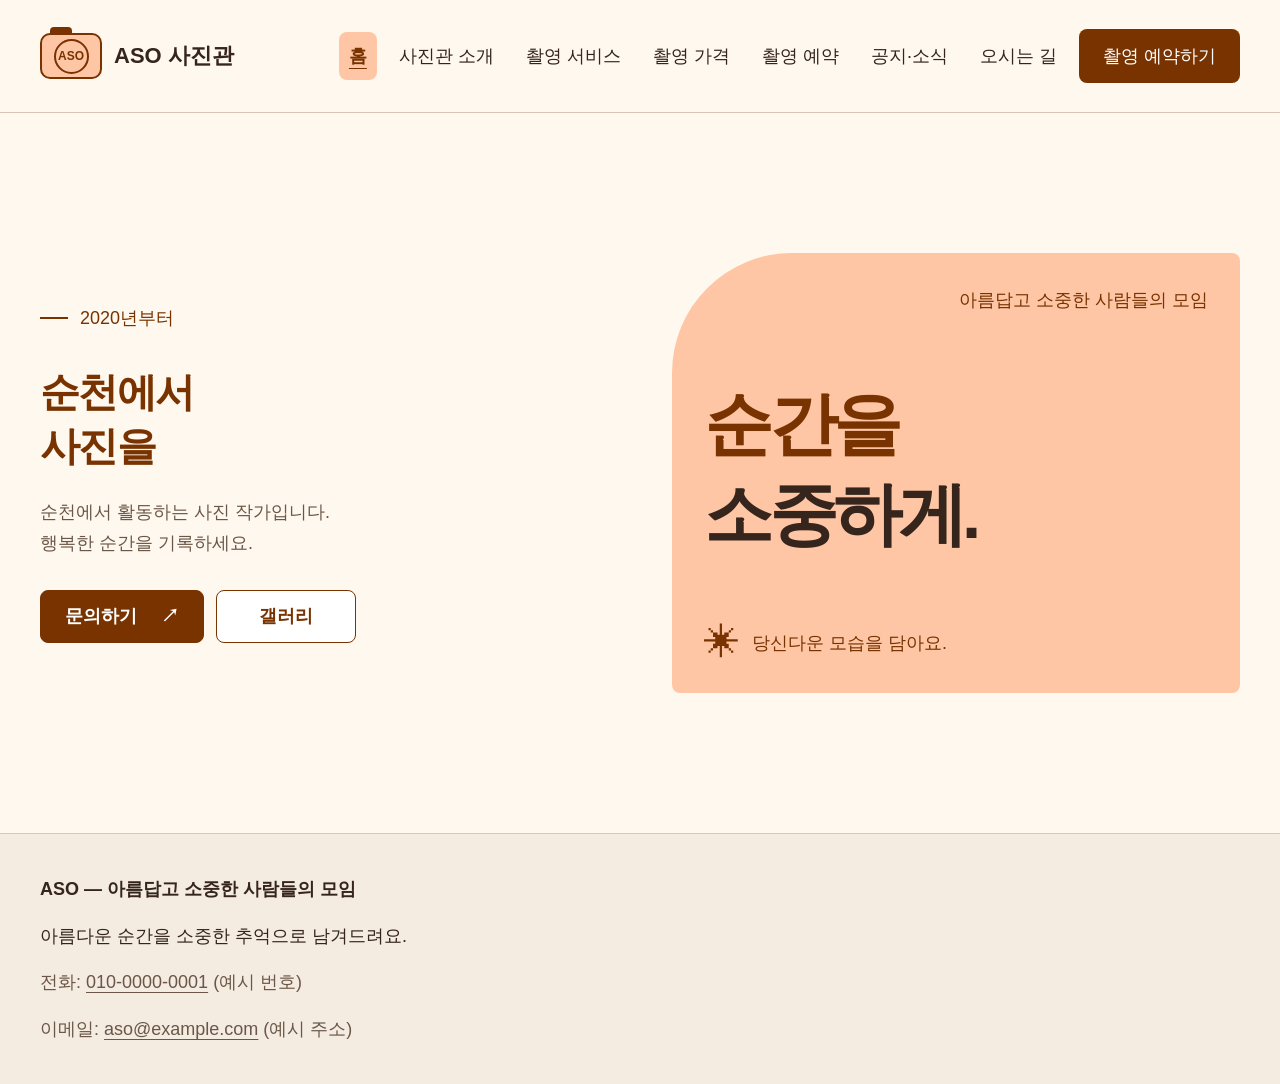
<file: index.html>
<!doctype html>
<html lang="ko">
<head>
  <meta charset="utf-8">
  <meta name="viewport" content="width=device-width, initial-scale=1">
  <meta name="description" content="ASO 사진관의 홈 페이지입니다.">
  <title>홈 | ASO 사진관</title>
  <link rel="stylesheet" href="style.css">
  <script src="script.js" defer></script>
</head>
<body>
  <a class="skip-link" href="#main">본문으로 바로 가기</a>
  <header class="site-header">
    <div class="container header-inner">
      <a class="brand" href="index.html" aria-label="ASO 사진관 홈">
        <span class="camera-logo" aria-hidden="true"><span>ASO</span></span>
        <span>ASO 사진관</span>
      </a>
      <button class="menu-toggle" type="button" aria-expanded="false" aria-controls="site-menu" aria-label="메뉴 열기" hidden><span aria-hidden="true">☰</span></button>
      <nav id="site-menu" aria-label="주 메뉴">
          <a href="index.html" aria-current="page">홈</a>
          <a href="about.html">사진관 소개</a>
          <a href="services.html">촬영 서비스</a>
          <a href="pricing.html">촬영 가격</a>
          <a href="order.html">촬영 예약</a>
          <a href="news.html">공지·소식</a>
          <a href="location.html">오시는 길</a>
          <a class="booking-button" href="order.html">촬영 예약하기</a>
      </nav>
    </div>
  </header>
  <main id="main" class="home-main">
    <section class="hero" aria-labelledby="hero-title">
      <div class="container hero-inner">
        <div class="hero-copy">
          <p class="hero-eyebrow"><span aria-hidden="true"></span>2020년부터</p>
          <h1 id="hero-title"><span>순천에서</span><span>사진을</span></h1>
          <p class="hero-description">순천에서 활동하는 사진 작가입니다.<br>행복한 순간을 기록하세요.</p>
          <div class="hero-actions">
            <a class="button button-primary" href="order.html">문의하기 <span aria-hidden="true">↗</span></a>
            <button class="button button-secondary" type="button" id="gallery-button" aria-controls="gallery-notice" aria-expanded="false">갤러리</button>
          </div>
          <p id="gallery-notice" class="gallery-notice" role="status" hidden>갤러리는 준비 중이에요.</p>
        </div>
        <div class="hero-art" aria-hidden="true">
          <span class="art-caption">아름답고 소중한 사람들의 모임</span>
          <span class="art-words">순간을<br><span>소중하게.</span></span>
          <span class="art-bottom"><span class="art-spark">✳</span> 당신다운 모습을 담아요.</span>
        </div>
      </div>
    </section>
  </main>
  <footer class="site-footer">
    <div class="container footer-inner">
      <p class="footer-name">ASO — 아름답고 소중한 사람들의 모임</p>
      <p>아름다운 순간을 소중한 추억으로 남겨드려요.</p>
      <address>
        <p>전화: <a href="tel:01000000001">010-0000-0001</a> (예시 번호)</p>
        <p>이메일: <a href="mailto:aso@example.com">aso@example.com</a> (예시 주소)</p>
      </address>
    </div>
  </footer>
</body>
</html>
</file>
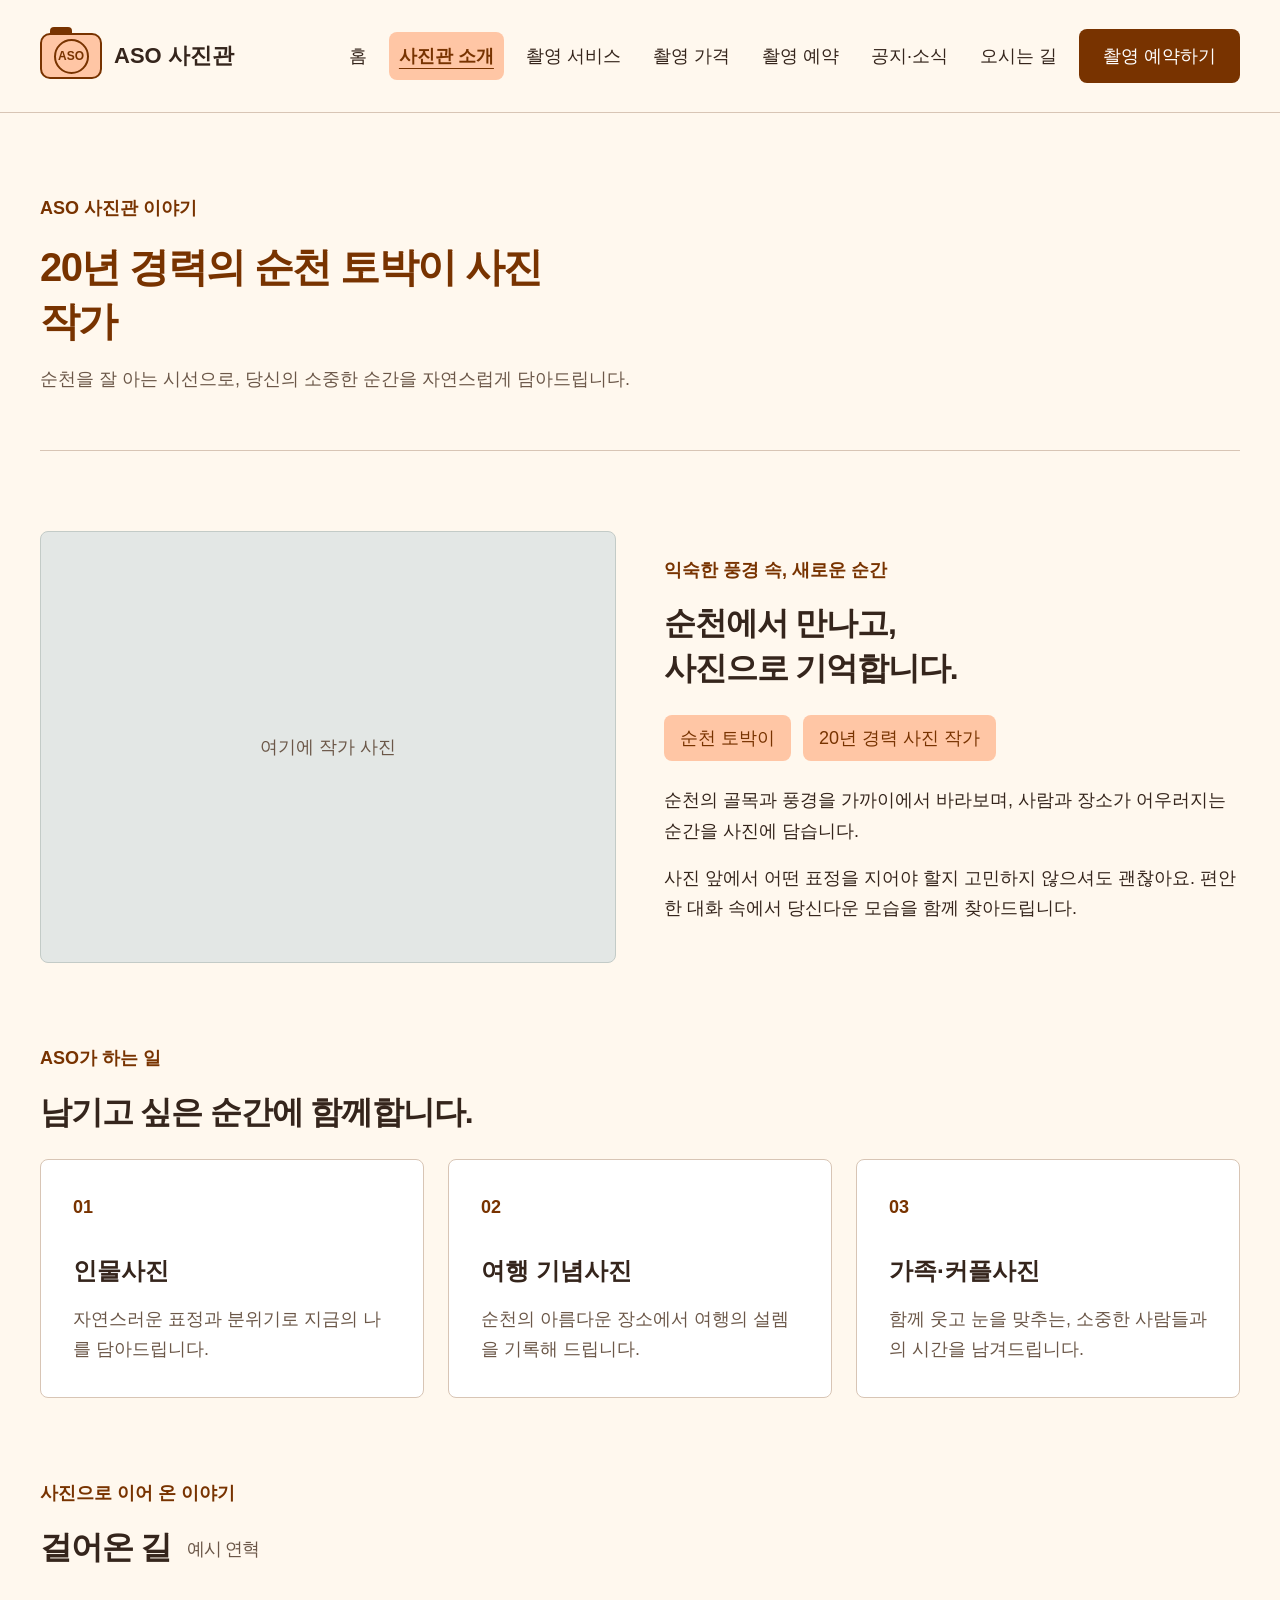
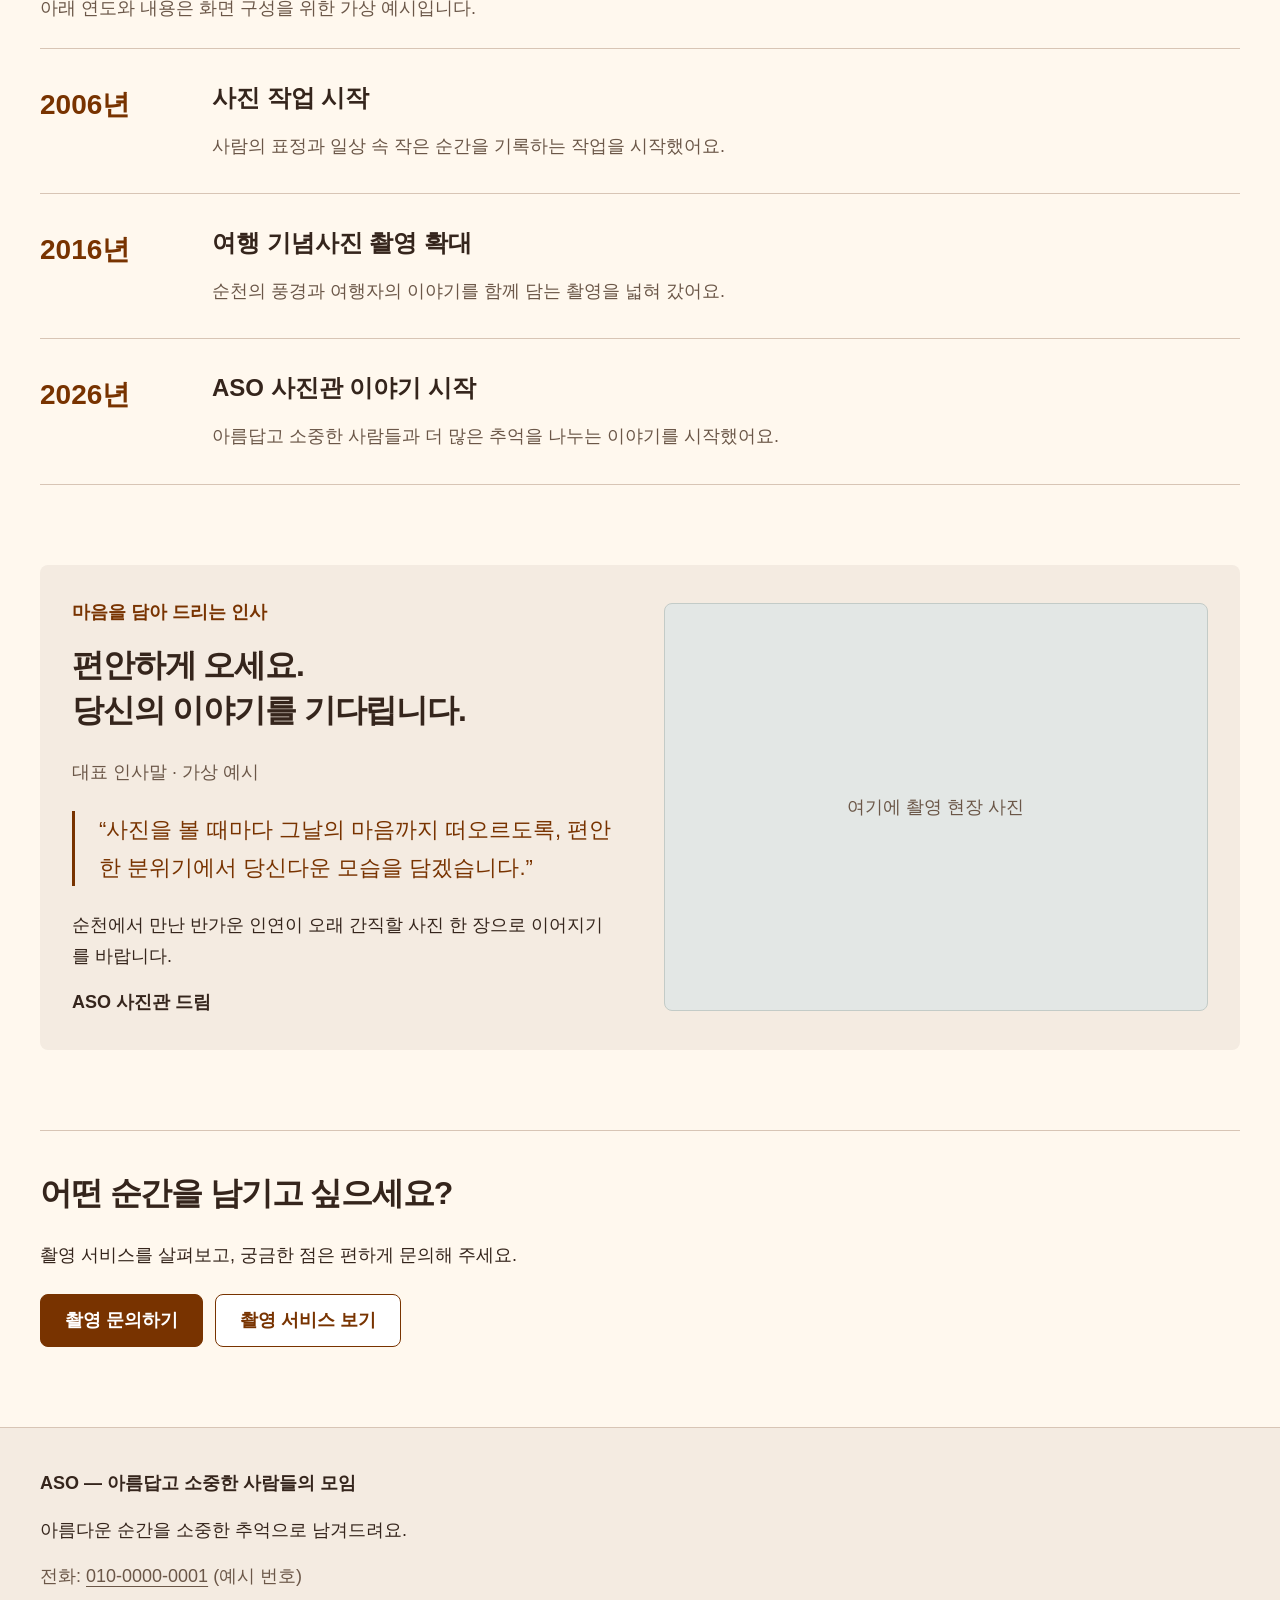
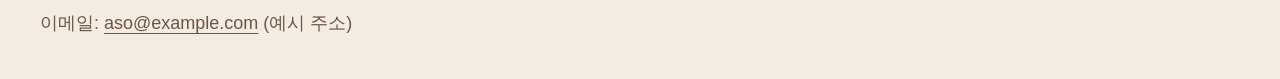
<file: about.html>
<!doctype html>
<html lang="ko">
<head>
  <meta charset="utf-8">
  <meta name="viewport" content="width=device-width, initial-scale=1">
  <meta name="description" content="순천 토박이, 20년 경력 사진 작가와 함께하는 ASO 사진관의 이야기입니다.">
  <title>사진관 소개 | ASO 사진관</title>
  <link rel="stylesheet" href="style.css">
  <script src="script.js" defer></script>
</head>
<body>
  <a class="skip-link" href="#main">본문으로 바로 가기</a>
  <header class="site-header">
    <div class="container header-inner">
      <a class="brand" href="index.html" aria-label="ASO 사진관 홈">
        <span class="camera-logo" aria-hidden="true"><span>ASO</span></span>
        <span>ASO 사진관</span>
      </a>
      <button class="menu-toggle" type="button" aria-expanded="false" aria-controls="site-menu" aria-label="메뉴 열기" hidden><span aria-hidden="true">☰</span></button>
      <nav id="site-menu" aria-label="주 메뉴">
          <a href="index.html">홈</a>
          <a href="about.html" aria-current="page">사진관 소개</a>
          <a href="services.html">촬영 서비스</a>
          <a href="pricing.html">촬영 가격</a>
          <a href="order.html">촬영 예약</a>
          <a href="news.html">공지·소식</a>
          <a href="location.html">오시는 길</a>
          <a class="booking-button" href="order.html">촬영 예약하기</a>
      </nav>
    </div>
  </header>
  <!-- 회사 소개 페이지 담당: 박순천 -->
  <main id="main" class="container main-content about-page">
    <section class="about-heading" aria-labelledby="page-title">
      <p class="about-eyebrow">ASO 사진관 이야기</p>
      <h1 id="page-title">20년 경력의 순천 토박이 사진 작가</h1>
      <p class="about-lead">순천을 잘 아는 시선으로, 당신의 소중한 순간을 자연스럽게 담아드립니다.</p>
    </section>

    <section class="about-section about-story" aria-labelledby="about-story-title">
      <div class="about-photo" role="img" aria-label="작가 사진이 들어갈 예시 자리">
        <span>여기에 작가 사진</span>
      </div>
      <div class="about-story-copy">
        <p class="about-eyebrow">익숙한 풍경 속, 새로운 순간</p>
        <h2 id="about-story-title">순천에서 만나고,<br>사진으로 기억합니다.</h2>
        <ul class="about-tags" aria-label="작가 소개">
          <li>순천 토박이</li>
          <li>20년 경력 사진 작가</li>
        </ul>
        <p>순천의 골목과 풍경을 가까이에서 바라보며, 사람과 장소가 어우러지는 순간을 사진에 담습니다.</p>
        <p>사진 앞에서 어떤 표정을 지어야 할지 고민하지 않으셔도 괜찮아요. 편안한 대화 속에서 당신다운 모습을 함께 찾아드립니다.</p>
      </div>
    </section>

    <section class="about-section" aria-labelledby="about-work-title">
      <p class="about-eyebrow">ASO가 하는 일</p>
      <h2 id="about-work-title">남기고 싶은 순간에 함께합니다.</h2>
      <div class="about-work-grid">
        <article class="about-work-card">
          <span class="about-number" aria-hidden="true">01</span>
          <h3>인물사진</h3>
          <p>자연스러운 표정과 분위기로 지금의 나를 담아드립니다.</p>
        </article>
        <article class="about-work-card">
          <span class="about-number" aria-hidden="true">02</span>
          <h3>여행 기념사진</h3>
          <p>순천의 아름다운 장소에서 여행의 설렘을 기록해 드립니다.</p>
        </article>
        <article class="about-work-card">
          <span class="about-number" aria-hidden="true">03</span>
          <h3>가족·커플사진</h3>
          <p>함께 웃고 눈을 맞추는, 소중한 사람들과의 시간을 남겨드립니다.</p>
        </article>
      </div>
    </section>

    <section class="about-section" aria-labelledby="about-history-title">
      <p class="about-eyebrow">사진으로 이어 온 이야기</p>
      <h2 id="about-history-title">걸어온 길 <span class="about-example">예시 연혁</span></h2>
      <p class="about-note">아래 연도와 내용은 화면 구성을 위한 가상 예시입니다.</p>
      <ol class="about-history">
        <li>
          <span class="about-year">2006년</span>
          <div>
            <h3>사진 작업 시작</h3>
            <p>사람의 표정과 일상 속 작은 순간을 기록하는 작업을 시작했어요.</p>
          </div>
        </li>
        <li>
          <span class="about-year">2016년</span>
          <div>
            <h3>여행 기념사진 촬영 확대</h3>
            <p>순천의 풍경과 여행자의 이야기를 함께 담는 촬영을 넓혀 갔어요.</p>
          </div>
        </li>
        <li>
          <span class="about-year">2026년</span>
          <div>
            <h3>ASO 사진관 이야기 시작</h3>
            <p>아름답고 소중한 사람들과 더 많은 추억을 나누는 이야기를 시작했어요.</p>
          </div>
        </li>
      </ol>
    </section>

    <section class="about-section about-greeting" aria-labelledby="about-greeting-title">
      <div class="about-greeting-copy">
        <p class="about-eyebrow">마음을 담아 드리는 인사</p>
        <h2 id="about-greeting-title">편안하게 오세요.<br>당신의 이야기를 기다립니다.</h2>
        <p class="about-note">대표 인사말 · 가상 예시</p>
        <blockquote>
          <p>“사진을 볼 때마다 그날의 마음까지 떠오르도록, 편안한 분위기에서 당신다운 모습을 담겠습니다.”</p>
        </blockquote>
        <p>순천에서 만난 반가운 인연이 오래 간직할 사진 한 장으로 이어지기를 바랍니다.</p>
        <p class="about-signature">ASO 사진관 드림</p>
      </div>
      <div class="about-photo" role="img" aria-label="촬영 현장 사진이 들어갈 예시 자리">
        <span>여기에 촬영 현장 사진</span>
      </div>
    </section>

    <section class="about-section about-next" aria-labelledby="about-next-title">
      <div>
        <h2 id="about-next-title">어떤 순간을 남기고 싶으세요?</h2>
        <p>촬영 서비스를 살펴보고, 궁금한 점은 편하게 문의해 주세요.</p>
      </div>
      <div class="about-actions">
        <a class="button button-primary" href="order.html">촬영 문의하기</a>
        <a class="button button-secondary" href="services.html">촬영 서비스 보기</a>
      </div>
    </section>
  </main>
  <footer class="site-footer">
    <div class="container footer-inner">
      <p class="footer-name">ASO — 아름답고 소중한 사람들의 모임</p>
      <p>아름다운 순간을 소중한 추억으로 남겨드려요.</p>
      <address>
        <p>전화: <a href="tel:01000000001">010-0000-0001</a> (예시 번호)</p>
        <p>이메일: <a href="mailto:aso@example.com">aso@example.com</a> (예시 주소)</p>
      </address>
    </div>
  </footer>
</body>
</html>
</file>
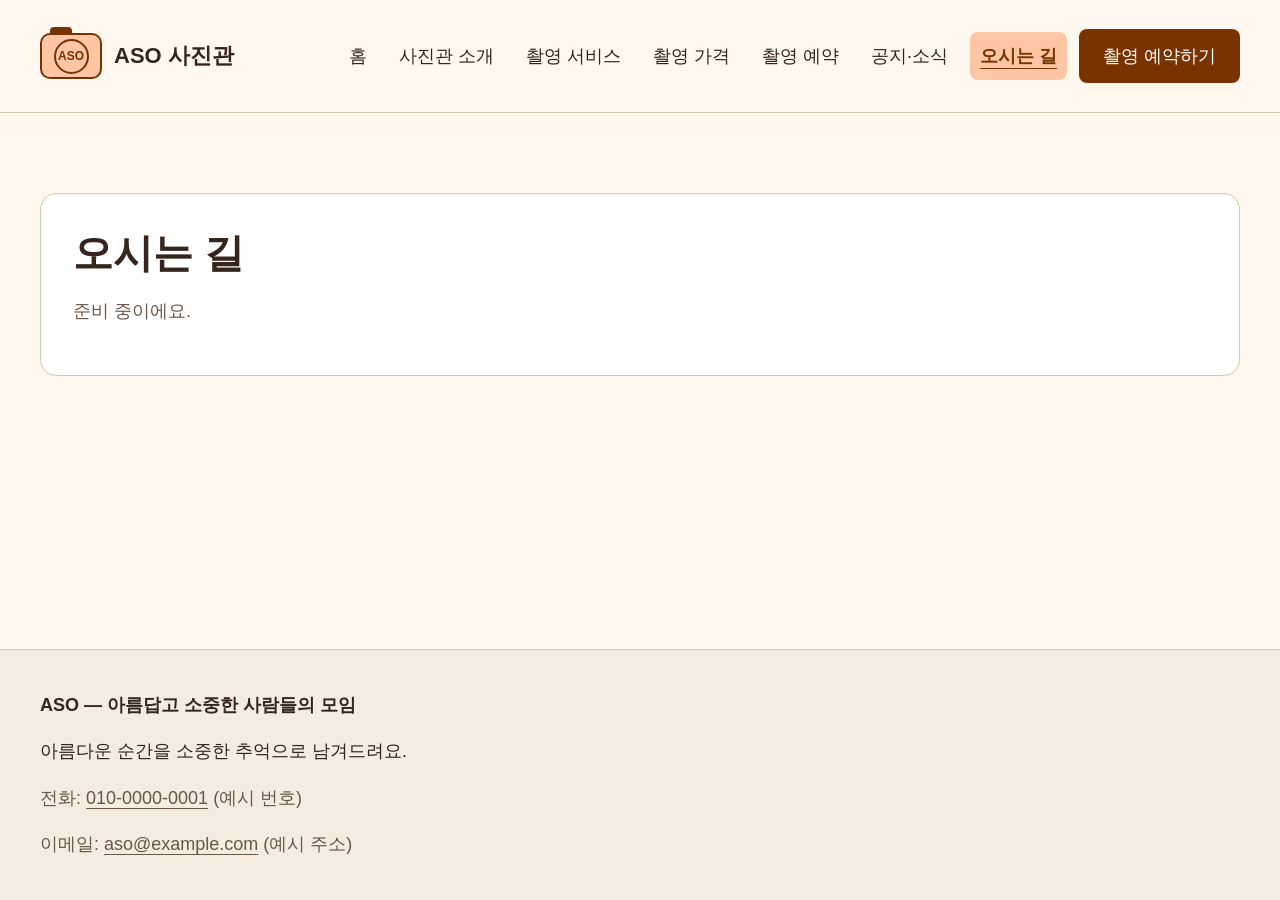
<file: location.html>
<!doctype html>
<html lang="ko">
<head>
  <meta charset="utf-8">
  <meta name="viewport" content="width=device-width, initial-scale=1">
  <meta name="description" content="ASO 사진관의 오시는 길 페이지입니다.">
  <title>오시는 길 | ASO 사진관</title>
  <link rel="stylesheet" href="style.css">
  <script src="script.js" defer></script>
</head>
<body>
  <a class="skip-link" href="#main">본문으로 바로 가기</a>
  <header class="site-header">
    <div class="container header-inner">
      <a class="brand" href="index.html" aria-label="ASO 사진관 홈">
        <span class="camera-logo" aria-hidden="true"><span>ASO</span></span>
        <span>ASO 사진관</span>
      </a>
      <button class="menu-toggle" type="button" aria-expanded="false" aria-controls="site-menu" aria-label="메뉴 열기" hidden><span aria-hidden="true">☰</span></button>
      <nav id="site-menu" aria-label="주 메뉴">
          <a href="index.html">홈</a>
          <a href="about.html">사진관 소개</a>
          <a href="services.html">촬영 서비스</a>
          <a href="pricing.html">촬영 가격</a>
          <a href="order.html">촬영 예약</a>
          <a href="news.html">공지·소식</a>
          <a href="location.html" aria-current="page">오시는 길</a>
          <a class="booking-button" href="order.html">촬영 예약하기</a>
      </nav>
    </div>
  </header>
  <main id="main" class="container main-content">
    <section class="page-intro" aria-labelledby="page-title">
      <h1 id="page-title">오시는 길</h1>
      <p>준비 중이에요.</p>
    </section>
  </main>
  <footer class="site-footer">
    <div class="container footer-inner">
      <p class="footer-name">ASO — 아름답고 소중한 사람들의 모임</p>
      <p>아름다운 순간을 소중한 추억으로 남겨드려요.</p>
      <address>
        <p>전화: <a href="tel:01000000001">010-0000-0001</a> (예시 번호)</p>
        <p>이메일: <a href="mailto:aso@example.com">aso@example.com</a> (예시 주소)</p>
      </address>
    </div>
  </footer>
</body>
</html>
</file>
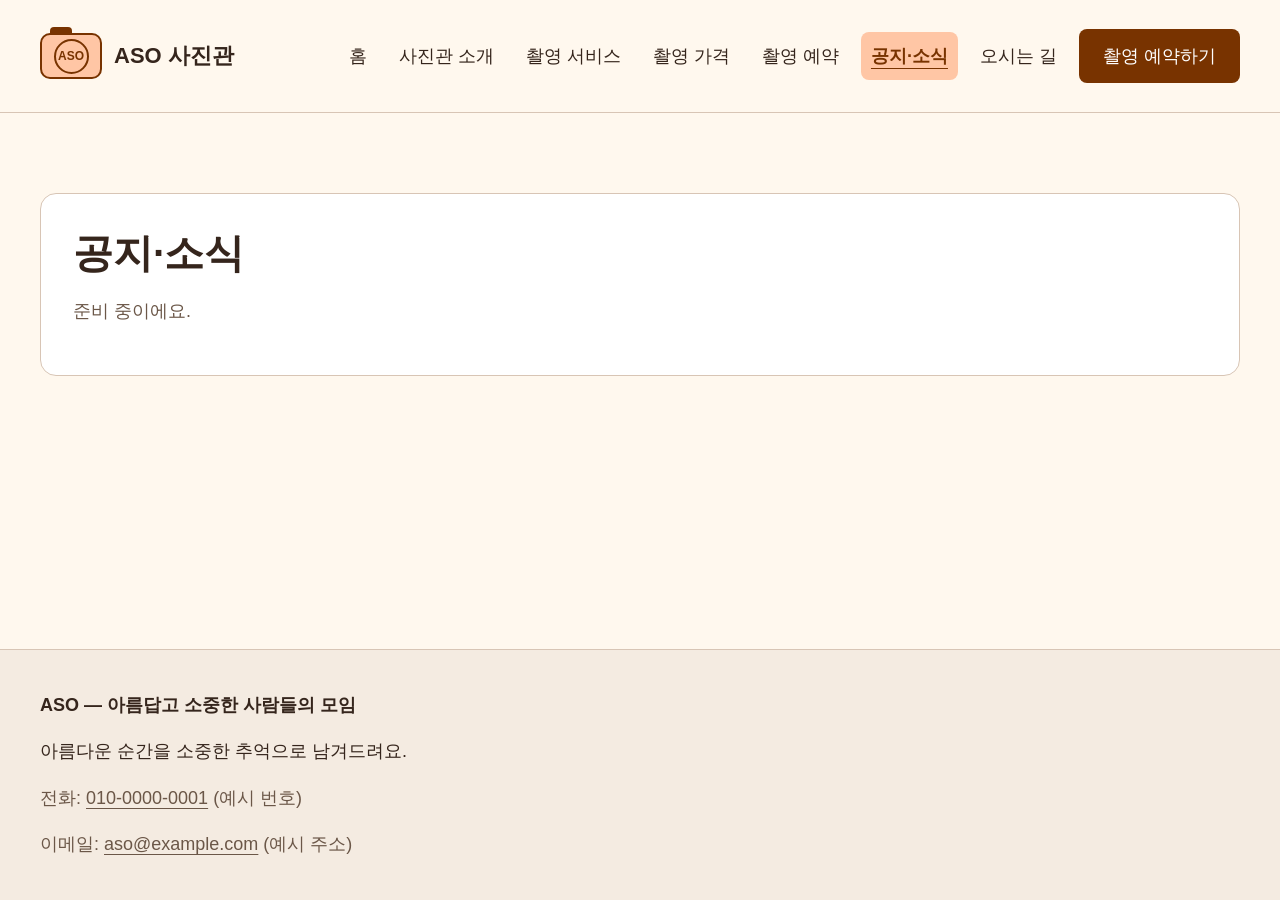
<file: news.html>
<!doctype html>
<html lang="ko">
<head>
  <meta charset="utf-8">
  <meta name="viewport" content="width=device-width, initial-scale=1">
  <meta name="description" content="ASO 사진관의 공지·소식 페이지입니다.">
  <title>공지·소식 | ASO 사진관</title>
  <link rel="stylesheet" href="style.css">
  <script src="script.js" defer></script>
</head>
<body>
  <a class="skip-link" href="#main">본문으로 바로 가기</a>
  <header class="site-header">
    <div class="container header-inner">
      <a class="brand" href="index.html" aria-label="ASO 사진관 홈">
        <span class="camera-logo" aria-hidden="true"><span>ASO</span></span>
        <span>ASO 사진관</span>
      </a>
      <button class="menu-toggle" type="button" aria-expanded="false" aria-controls="site-menu" aria-label="메뉴 열기" hidden><span aria-hidden="true">☰</span></button>
      <nav id="site-menu" aria-label="주 메뉴">
          <a href="index.html">홈</a>
          <a href="about.html">사진관 소개</a>
          <a href="services.html">촬영 서비스</a>
          <a href="pricing.html">촬영 가격</a>
          <a href="order.html">촬영 예약</a>
          <a href="news.html" aria-current="page">공지·소식</a>
          <a href="location.html">오시는 길</a>
          <a class="booking-button" href="order.html">촬영 예약하기</a>
      </nav>
    </div>
  </header>
  <main id="main" class="container main-content">
    <section class="page-intro" aria-labelledby="page-title">
      <h1 id="page-title">공지·소식</h1>
      <p>준비 중이에요.</p>
    </section>
  </main>
  <footer class="site-footer">
    <div class="container footer-inner">
      <p class="footer-name">ASO — 아름답고 소중한 사람들의 모임</p>
      <p>아름다운 순간을 소중한 추억으로 남겨드려요.</p>
      <address>
        <p>전화: <a href="tel:01000000001">010-0000-0001</a> (예시 번호)</p>
        <p>이메일: <a href="mailto:aso@example.com">aso@example.com</a> (예시 주소)</p>
      </address>
    </div>
  </footer>
</body>
</html>
</file>
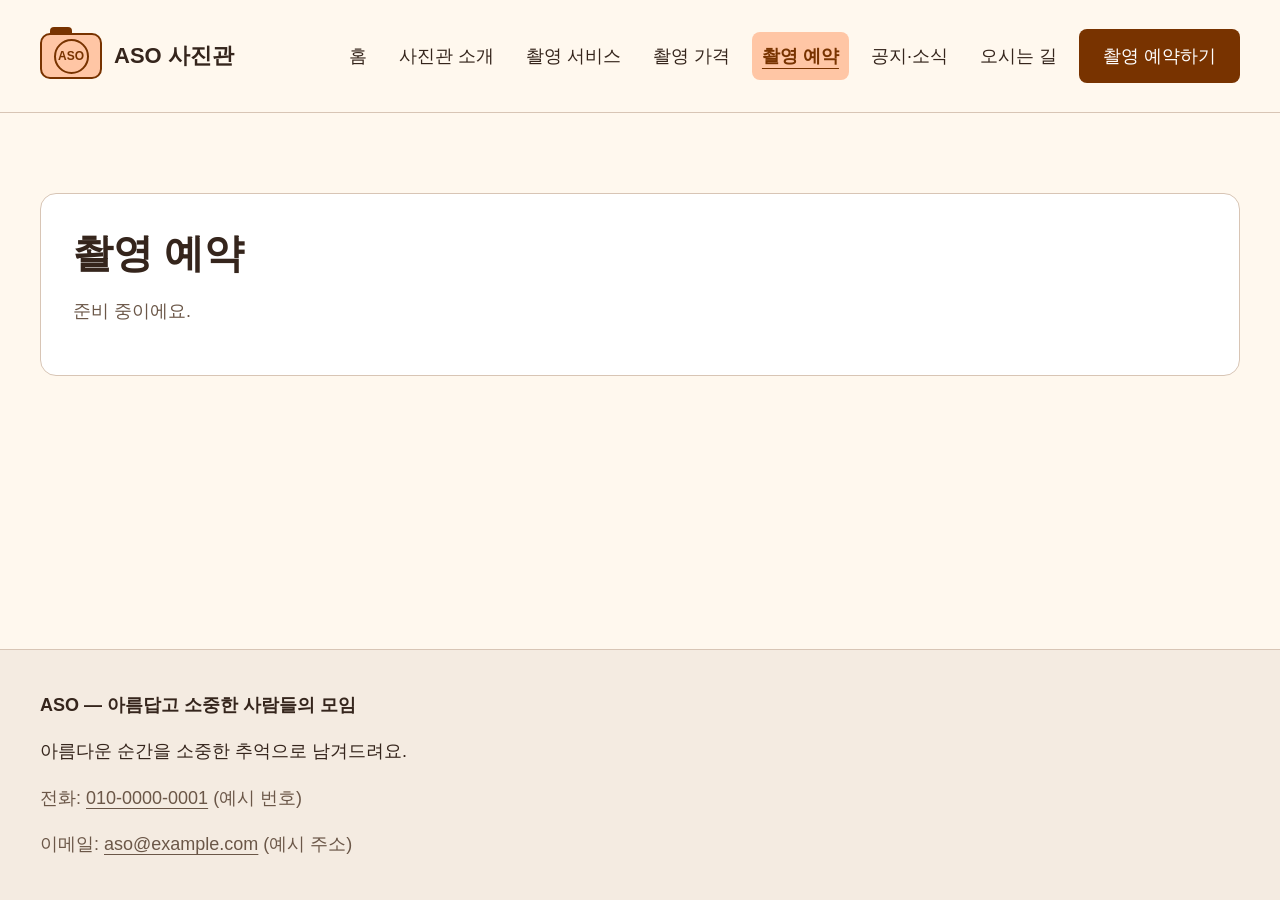
<file: order.html>
<!doctype html>
<html lang="ko">
<head>
  <meta charset="utf-8">
  <meta name="viewport" content="width=device-width, initial-scale=1">
  <meta name="description" content="ASO 사진관의 촬영 예약 페이지입니다.">
  <title>촬영 예약 | ASO 사진관</title>
  <link rel="stylesheet" href="style.css">
  <script src="script.js" defer></script>
</head>
<body>
  <a class="skip-link" href="#main">본문으로 바로 가기</a>
  <header class="site-header">
    <div class="container header-inner">
      <a class="brand" href="index.html" aria-label="ASO 사진관 홈">
        <span class="camera-logo" aria-hidden="true"><span>ASO</span></span>
        <span>ASO 사진관</span>
      </a>
      <button class="menu-toggle" type="button" aria-expanded="false" aria-controls="site-menu" aria-label="메뉴 열기" hidden><span aria-hidden="true">☰</span></button>
      <nav id="site-menu" aria-label="주 메뉴">
          <a href="index.html">홈</a>
          <a href="about.html">사진관 소개</a>
          <a href="services.html">촬영 서비스</a>
          <a href="pricing.html">촬영 가격</a>
          <a href="order.html" aria-current="page">촬영 예약</a>
          <a href="news.html">공지·소식</a>
          <a href="location.html">오시는 길</a>
          <a class="booking-button" href="order.html">촬영 예약하기</a>
      </nav>
    </div>
  </header>
  <main id="main" class="container main-content">
    <section class="page-intro" aria-labelledby="page-title">
      <h1 id="page-title">촬영 예약</h1>
      <p>준비 중이에요.</p>
    </section>
  </main>
  <footer class="site-footer">
    <div class="container footer-inner">
      <p class="footer-name">ASO — 아름답고 소중한 사람들의 모임</p>
      <p>아름다운 순간을 소중한 추억으로 남겨드려요.</p>
      <address>
        <p>전화: <a href="tel:01000000001">010-0000-0001</a> (예시 번호)</p>
        <p>이메일: <a href="mailto:aso@example.com">aso@example.com</a> (예시 주소)</p>
      </address>
    </div>
  </footer>
</body>
</html>
</file>
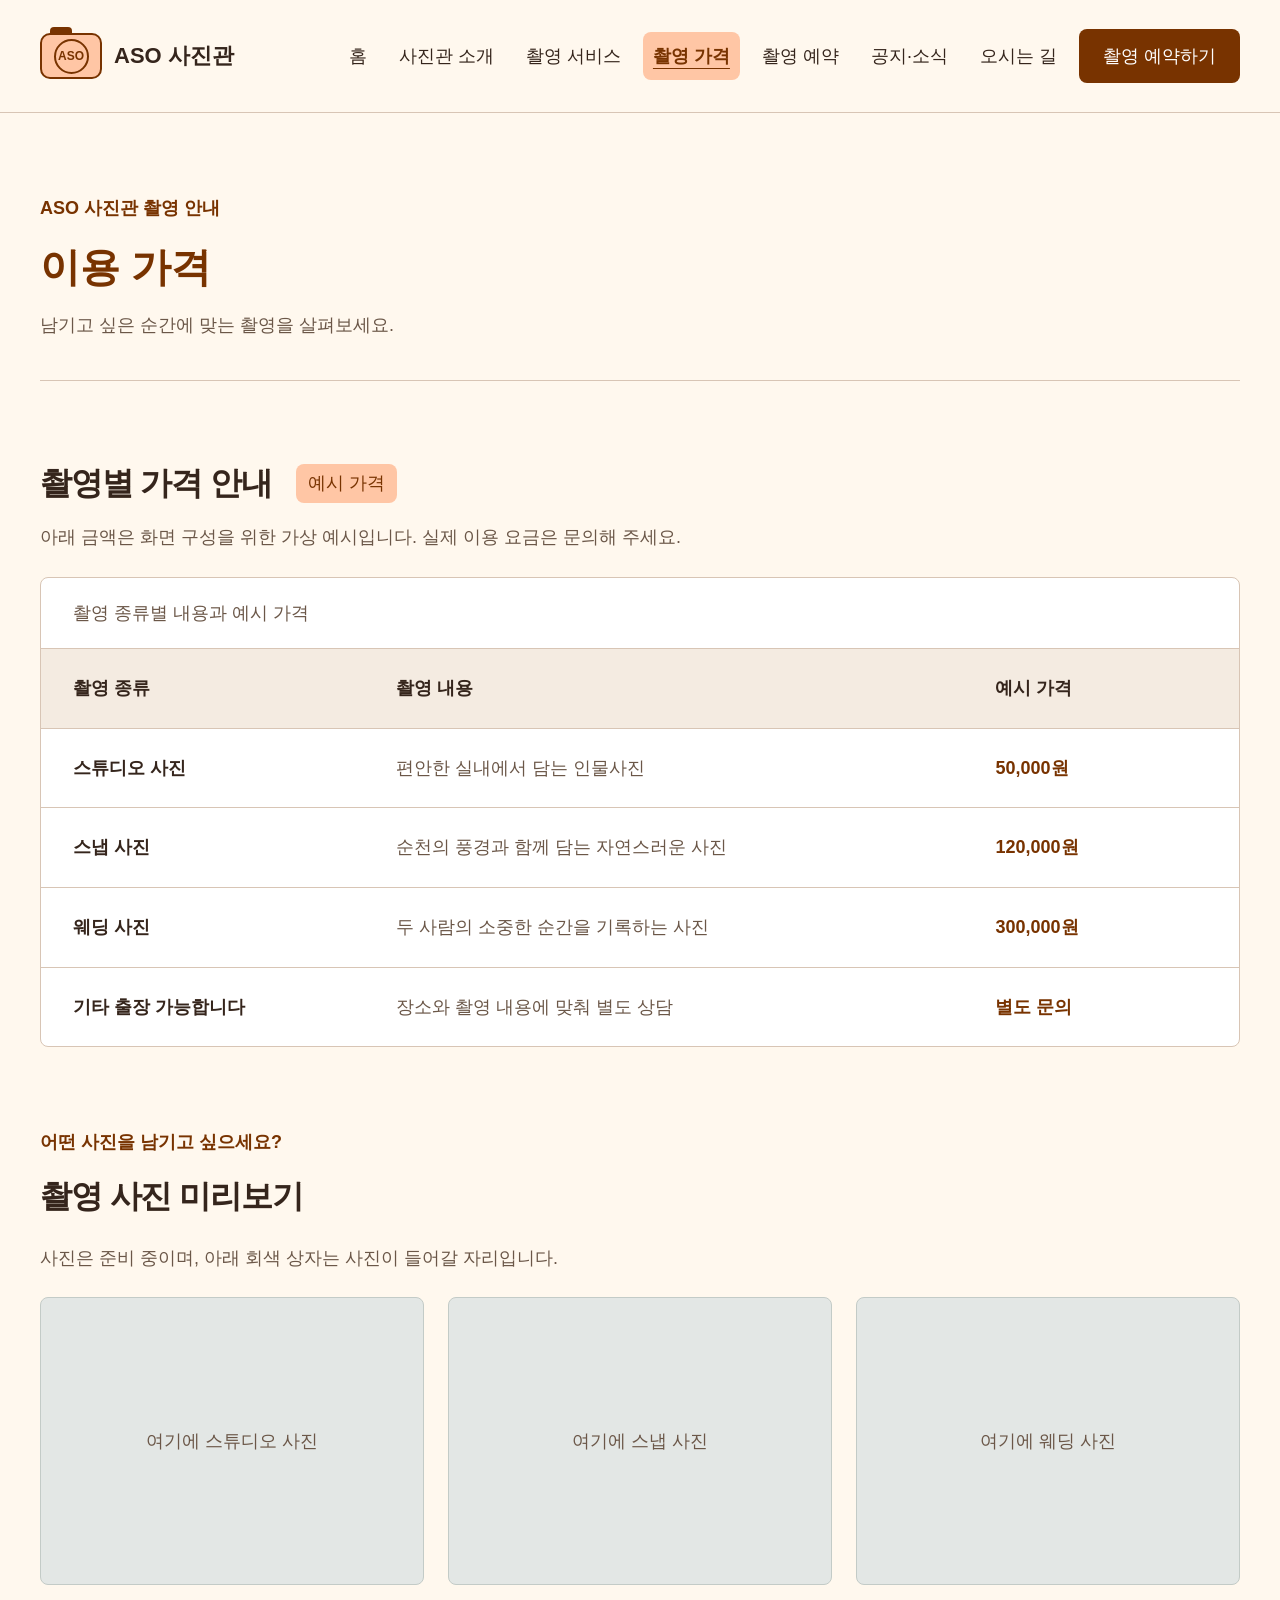
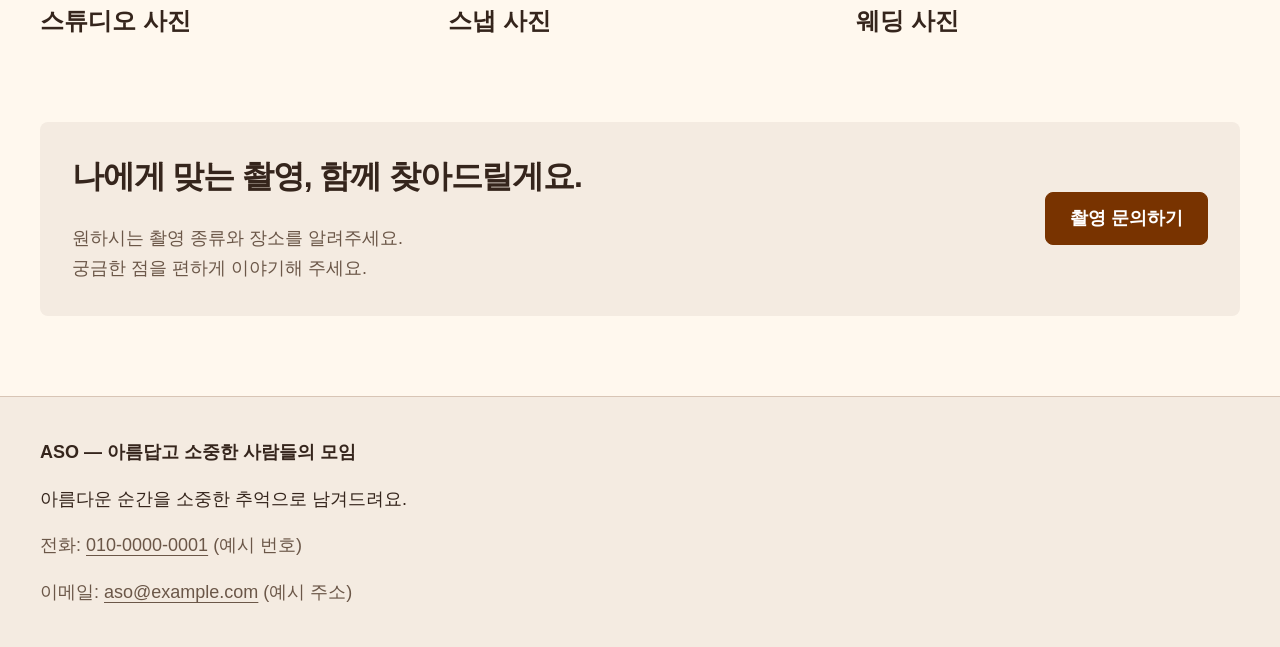
<file: pricing.html>
<!doctype html>
<html lang="ko">
<head>
  <meta charset="utf-8">
  <meta name="viewport" content="width=device-width, initial-scale=1">
  <meta name="description" content="ASO 사진관의 스튜디오 사진, 스냅 사진, 웨딩 사진과 출장 촬영 예시 가격을 안내합니다.">
  <title>이용 가격 | ASO 사진관</title>
  <link rel="stylesheet" href="style.css">
  <script src="script.js" defer></script>
</head>
<body>
  <a class="skip-link" href="#main">본문으로 바로 가기</a>
  <header class="site-header">
    <div class="container header-inner">
      <a class="brand" href="index.html" aria-label="ASO 사진관 홈">
        <span class="camera-logo" aria-hidden="true"><span>ASO</span></span>
        <span>ASO 사진관</span>
      </a>
      <button class="menu-toggle" type="button" aria-expanded="false" aria-controls="site-menu" aria-label="메뉴 열기" hidden><span aria-hidden="true">☰</span></button>
      <nav id="site-menu" aria-label="주 메뉴">
          <a href="index.html">홈</a>
          <a href="about.html">사진관 소개</a>
          <a href="services.html">촬영 서비스</a>
          <a href="pricing.html" aria-current="page">촬영 가격</a>
          <a href="order.html">촬영 예약</a>
          <a href="news.html">공지·소식</a>
          <a href="location.html">오시는 길</a>
          <a class="booking-button" href="order.html">촬영 예약하기</a>
      </nav>
    </div>
  </header>
  <!-- 가격·요금 페이지 담당: 박순천 -->
  <main id="main" class="container main-content pricing-page">
    <section class="pricing-heading" aria-labelledby="page-title">
      <p class="pricing-eyebrow">ASO 사진관 촬영 안내</p>
      <h1 id="page-title">이용 가격</h1>
      <p>남기고 싶은 순간에 맞는 촬영을 살펴보세요.</p>
    </section>

    <section class="pricing-section" aria-labelledby="pricing-table-title">
      <div class="pricing-section-heading">
        <h2 id="pricing-table-title">촬영별 가격 안내</h2>
        <span class="pricing-example">예시 가격</span>
      </div>
      <p id="pricing-note" class="pricing-note">아래 금액은 화면 구성을 위한 가상 예시입니다. 실제 이용 요금은 문의해 주세요.</p>
      <div class="pricing-table-wrap">
        <table class="pricing-table" role="table" aria-describedby="pricing-note">
          <caption>촬영 종류별 내용과 예시 가격</caption>
          <thead role="rowgroup">
            <tr role="row">
              <th scope="col" role="columnheader">촬영 종류</th>
              <th scope="col" role="columnheader">촬영 내용</th>
              <th scope="col" role="columnheader">예시 가격</th>
            </tr>
          </thead>
          <tbody role="rowgroup">
            <tr role="row">
              <th scope="row" role="rowheader">스튜디오 사진</th>
              <td role="cell"><span class="pricing-mobile-label" aria-hidden="true">촬영 내용</span>편안한 실내에서 담는 인물사진</td>
              <td class="pricing-amount" role="cell"><span class="pricing-mobile-label" aria-hidden="true">예시 가격</span>50,000원</td>
            </tr>
            <tr role="row">
              <th scope="row" role="rowheader">스냅 사진</th>
              <td role="cell"><span class="pricing-mobile-label" aria-hidden="true">촬영 내용</span>순천의 풍경과 함께 담는 자연스러운 사진</td>
              <td class="pricing-amount" role="cell"><span class="pricing-mobile-label" aria-hidden="true">예시 가격</span>120,000원</td>
            </tr>
            <tr role="row">
              <th scope="row" role="rowheader">웨딩 사진</th>
              <td role="cell"><span class="pricing-mobile-label" aria-hidden="true">촬영 내용</span>두 사람의 소중한 순간을 기록하는 사진</td>
              <td class="pricing-amount" role="cell"><span class="pricing-mobile-label" aria-hidden="true">예시 가격</span>300,000원</td>
            </tr>
            <tr role="row">
              <th scope="row" role="rowheader">기타 출장 가능합니다</th>
              <td role="cell"><span class="pricing-mobile-label" aria-hidden="true">촬영 내용</span>장소와 촬영 내용에 맞춰 별도 상담</td>
              <td class="pricing-amount" role="cell"><span class="pricing-mobile-label" aria-hidden="true">예시 가격</span>별도 문의</td>
            </tr>
          </tbody>
        </table>
      </div>
    </section>

    <section class="pricing-section" aria-labelledby="pricing-photos-title">
      <p class="pricing-eyebrow">어떤 사진을 남기고 싶으세요?</p>
      <h2 id="pricing-photos-title">촬영 사진 미리보기</h2>
      <p class="pricing-note">사진은 준비 중이며, 아래 회색 상자는 사진이 들어갈 자리입니다.</p>
      <div class="pricing-photo-grid">
        <figure class="pricing-photo-card">
          <div class="pricing-photo" role="img" aria-label="스튜디오 사진이 들어갈 예시 자리">여기에 스튜디오 사진</div>
          <figcaption>스튜디오 사진</figcaption>
        </figure>
        <figure class="pricing-photo-card">
          <div class="pricing-photo" role="img" aria-label="스냅 사진이 들어갈 예시 자리">여기에 스냅 사진</div>
          <figcaption>스냅 사진</figcaption>
        </figure>
        <figure class="pricing-photo-card">
          <div class="pricing-photo" role="img" aria-label="웨딩 사진이 들어갈 예시 자리">여기에 웨딩 사진</div>
          <figcaption>웨딩 사진</figcaption>
        </figure>
      </div>
    </section>

    <section class="pricing-section pricing-inquiry" aria-labelledby="pricing-inquiry-title">
      <div>
        <h2 id="pricing-inquiry-title">나에게 맞는 촬영, 함께 찾아드릴게요.</h2>
        <p>원하시는 촬영 종류와 장소를 알려주세요.<br>궁금한 점을 편하게 이야기해 주세요.</p>
      </div>
      <a class="button button-primary" href="order.html">촬영 문의하기</a>
    </section>
  </main>
  <footer class="site-footer">
    <div class="container footer-inner">
      <p class="footer-name">ASO — 아름답고 소중한 사람들의 모임</p>
      <p>아름다운 순간을 소중한 추억으로 남겨드려요.</p>
      <address>
        <p>전화: <a href="tel:01000000001">010-0000-0001</a> (예시 번호)</p>
        <p>이메일: <a href="mailto:aso@example.com">aso@example.com</a> (예시 주소)</p>
      </address>
    </div>
  </footer>
</body>
</html>
</file>
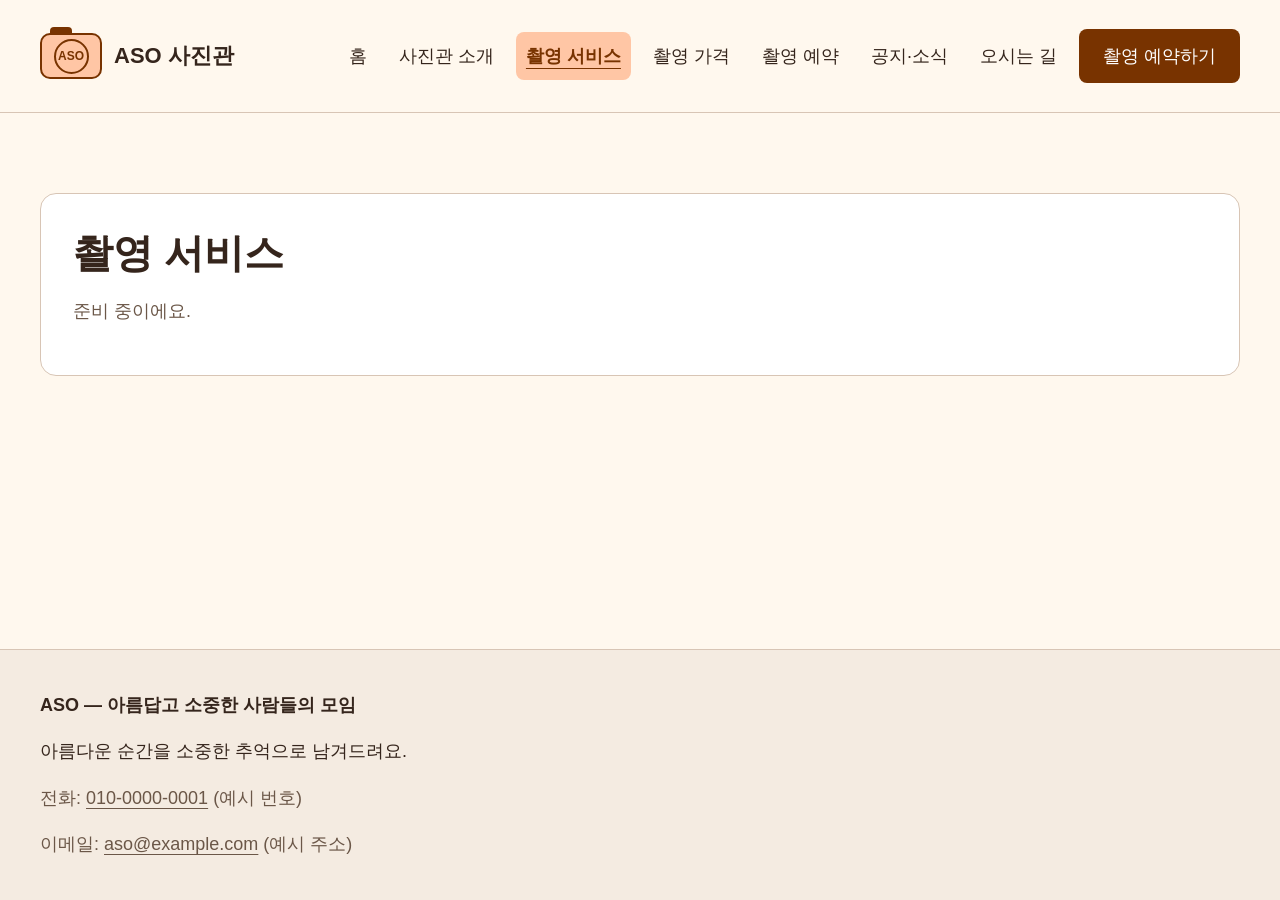
<file: services.html>
<!doctype html>
<html lang="ko">
<head>
  <meta charset="utf-8">
  <meta name="viewport" content="width=device-width, initial-scale=1">
  <meta name="description" content="ASO 사진관의 촬영 서비스 페이지입니다.">
  <title>촬영 서비스 | ASO 사진관</title>
  <link rel="stylesheet" href="style.css">
  <script src="script.js" defer></script>
</head>
<body>
  <a class="skip-link" href="#main">본문으로 바로 가기</a>
  <header class="site-header">
    <div class="container header-inner">
      <a class="brand" href="index.html" aria-label="ASO 사진관 홈">
        <span class="camera-logo" aria-hidden="true"><span>ASO</span></span>
        <span>ASO 사진관</span>
      </a>
      <button class="menu-toggle" type="button" aria-expanded="false" aria-controls="site-menu" aria-label="메뉴 열기" hidden><span aria-hidden="true">☰</span></button>
      <nav id="site-menu" aria-label="주 메뉴">
          <a href="index.html">홈</a>
          <a href="about.html">사진관 소개</a>
          <a href="services.html" aria-current="page">촬영 서비스</a>
          <a href="pricing.html">촬영 가격</a>
          <a href="order.html">촬영 예약</a>
          <a href="news.html">공지·소식</a>
          <a href="location.html">오시는 길</a>
          <a class="booking-button" href="order.html">촬영 예약하기</a>
      </nav>
    </div>
  </header>
  <main id="main" class="container main-content">
    <section class="page-intro" aria-labelledby="page-title">
      <h1 id="page-title">촬영 서비스</h1>
      <p>준비 중이에요.</p>
    </section>
  </main>
  <footer class="site-footer">
    <div class="container footer-inner">
      <p class="footer-name">ASO — 아름답고 소중한 사람들의 모임</p>
      <p>아름다운 순간을 소중한 추억으로 남겨드려요.</p>
      <address>
        <p>전화: <a href="tel:01000000001">010-0000-0001</a> (예시 번호)</p>
        <p>이메일: <a href="mailto:aso@example.com">aso@example.com</a> (예시 주소)</p>
      </address>
    </div>
  </footer>
</body>
</html>
</file>
<file: style.css>
/* 모든 페이지의 공통 모양과 홈 첫 화면입니다. */
:root {
  --primary: #783300;
  --accent: #ffc6a5;
  --background: #fff8ee;
  --surface: #ffffff;
  --section: #f4ebe1;
  --text: #35251c;
  --muted: #6b5748;
  --line: #d8c5b5;
  --decoration: #ff9500;
}

* {
  box-sizing: border-box;
}

html {
  font-size: 18px;
}

body {
  margin: 0;
  min-height: 100vh;
  display: flex;
  flex-direction: column;
  color: var(--text);
  background: var(--background);
  font-family: '맑은 고딕', 'Malgun Gothic', 'Apple SD Gothic Neo', sans-serif;
  font-size: 18px;
  line-height: 1.7;
  overflow-wrap: anywhere;
}

[hidden] {
  display: none !important;
}

a {
  color: inherit;
  text-decoration: none;
}

button {
  font: inherit;
  cursor: pointer;
}

a:focus-visible,
button:focus-visible {
  outline: 2px solid var(--primary);
  outline-offset: 3px;
}

p {
  margin: 0 0 16px;
}

.container {
  width: calc(100% - 64px);
  max-width: 1200px;
  margin-inline: auto;
}

.skip-link {
  position: absolute;
  left: 20px;
  top: -120px;
  padding: 12px 24px;
  background: var(--surface);
  z-index: 10;
}

.skip-link:focus {
  top: 12px;
}

.site-header {
  border-bottom: 1px solid var(--line);
  background: var(--background);
}

.header-inner {
  min-height: 112px;
  display: flex;
  align-items: center;
  justify-content: space-between;
  gap: 24px;
  padding-block: 24px;
}

.brand {
  display: flex;
  align-items: center;
  gap: 12px;
  flex-shrink: 0;
  min-height: 48px;
  font-size: 22px;
  font-weight: 700;
}

.camera-logo {
  position: relative;
  display: grid;
  place-items: center;
  width: 62px;
  height: 46px;
  border: 2px solid var(--primary);
  border-radius: 10px;
  color: var(--primary);
  background: var(--accent);
}

.camera-logo::before {
  content: '';
  position: absolute;
  width: 22px;
  height: 7px;
  top: -8px;
  left: 8px;
  border-radius: 4px 4px 0 0;
  background: var(--primary);
}

.camera-logo span {
  display: grid;
  place-items: center;
  width: 35px;
  height: 35px;
  border: 2px solid var(--primary);
  border-radius: 50%;
  font-size: 12px;
  line-height: 1;
}

nav {
  display: flex;
  align-items: center;
  justify-content: flex-end;
  flex-wrap: wrap;
  gap: 12px;
}

nav a {
  display: flex;
  align-items: center;
  min-height: 48px;
  padding: 8px 10px;
  border-radius: 8px;
}

nav a:hover {
  background: var(--section);
}

nav a[aria-current='page'] {
  color: var(--primary);
  background: var(--accent);
  font-weight: 700;
  text-decoration: underline;
  text-underline-offset: 6px;
}

nav .booking-button,
.button-primary {
  color: var(--surface);
  background: var(--primary);
}

nav .booking-button {
  min-height: 52px;
  padding: 12px 24px;
}

nav .booking-button:hover,
.button-primary:hover {
  background: #5f2800;
}

.menu-toggle {
  min-width: 48px;
  min-height: 48px;
  border: 1px solid var(--primary);
  border-radius: 8px;
  color: var(--primary);
  background: var(--background);
  font-size: 26px;
}

.main-content {
  flex: 1;
  padding-block: 80px;
}

.page-intro {
  padding: 32px;
  border: 1px solid var(--line);
  border-radius: 16px;
  background: var(--surface);
}

h1 {
  margin: 0 0 16px;
  font-size: 40px;
  line-height: 1.35;
}

.page-intro > p {
  color: var(--muted);
}

.site-footer {
  padding-block: 40px;
  border-top: 1px solid var(--line);
  background: var(--section);
}

.footer-name {
  font-weight: 700;
}

address {
  color: var(--muted);
  font-style: normal;
}

address a {
  text-decoration: underline;
  text-underline-offset: 4px;
}

.footer-inner p:last-child {
  margin-bottom: 0;
}

/* 홈 첫 화면에만 적용합니다. */
.home-main {
  flex: 1;
}

.hero {
  display: grid;
  align-items: center;
  min-height: 80vh;
  min-height: 80svh;
  padding-block: 64px;
  background: var(--background);
}

.hero-inner {
  display: grid;
  grid-template-columns: 1fr 1fr;
  align-items: center;
  gap: 64px;
}

.hero-copy,
.hero-art {
  min-width: 0;
}

.hero-eyebrow {
  display: flex;
  align-items: center;
  gap: 12px;
  margin-bottom: 32px;
  color: var(--primary);
}

.hero-eyebrow > span {
  width: 28px;
  height: 2px;
  background: var(--primary);
}

.hero h1 {
  margin-bottom: 24px;
  color: var(--primary);
  letter-spacing: -0.04em;
}

.hero h1 > span {
  display: block;
}

.hero-description {
  margin-bottom: 32px;
  color: var(--muted);
}

.hero-actions {
  display: flex;
  flex-wrap: wrap;
  gap: 12px;
}

.button {
  display: inline-flex;
  align-items: center;
  justify-content: center;
  gap: 24px;
  min-width: 140px;
  min-height: 52px;
  padding: 12px 24px;
  border: 1px solid var(--primary);
  border-radius: 8px;
  font-size: 18px;
  font-weight: 700;
  line-height: 1.5;
}

.button-secondary {
  color: var(--primary);
  background: var(--surface);
}

.button-secondary:hover {
  background: var(--section);
}

.gallery-notice {
  margin-top: 16px;
  margin-bottom: 0;
  color: var(--muted);
}

.hero-art {
  display: flex;
  flex-direction: column;
  justify-content: space-between;
  min-height: 440px;
  padding: 32px;
  border-radius: 120px 8px 8px 8px;
  color: var(--primary);
  background: var(--accent);
}

.art-caption {
  align-self: flex-end;
  text-align: right;
  font-size: 18px;
}

.art-words {
  padding-block: 40px;
  font-size: clamp(48px, 5.4vw, 76px);
  font-weight: 700;
  letter-spacing: -0.065em;
  line-height: 1.3;
}

.art-words > span {
  color: var(--text);
}

.art-bottom {
  display: flex;
  align-items: center;
  gap: 12px;
}

.art-spark {
  font-size: 36px;
  line-height: 1;
}

@media (min-width: 1201px) {
  .header-inner {
    flex-wrap: wrap;
  }

  .header-inner nav {
    flex: 1;
  }
}

@media (max-width: 1200px) {
  .header-inner {
    min-height: 92px;
    flex-wrap: wrap;
    padding-block: 20px;
  }

  nav {
    width: 100%;
    align-items: stretch;
    flex-direction: column;
    padding-top: 12px;
  }

  nav a {
    justify-content: flex-start;
    padding: 12px 24px;
  }

  .booking-button {
    margin-top: 4px;
  }

  .hero-inner {
    gap: 32px;
  }

  .hero-art {
    min-height: 400px;
  }
}

@media (max-width: 760px) {
  .hero {
    padding-block: 48px;
  }

  .hero-inner {
    grid-template-columns: 1fr;
    gap: 40px;
  }

  .hero-art {
    min-height: 0;
    border-top-left-radius: 64px;
  }

  .art-words {
    padding-block: 24px;
    font-size: 48px;
  }

  .art-caption {
    display: none;
  }
}

@media (max-width: 600px) {
  .container {
    width: calc(100% - 40px);
  }

  .header-inner {
    gap: 16px;
  }

  h1 {
    font-size: 32px;
  }

  .main-content {
    padding-block: 48px;
  }

  .page-intro,
  .hero-art {
    padding: 24px;
  }

  .hero-eyebrow {
    margin-bottom: 24px;
  }

  .hero-actions .button {
    flex: 1;
    min-width: 0;
    gap: 12px;
    padding-inline: 16px;
  }

  .site-footer {
    padding-block: 32px;
  }
}

/* 회사 소개 */
.about-page {
  min-width: 0;
}

.about-page h2 {
  margin: 0 0 24px;
  font-size: 32px;
  line-height: 1.4;
  letter-spacing: -0.035em;
}

.about-page h3 {
  margin: 0 0 16px;
  font-size: 24px;
  line-height: 1.4;
}

.about-page p {
  max-width: 40em;
}

.about-heading {
  padding-bottom: 40px;
  border-bottom: 1px solid var(--line);
}

.about-heading h1 {
  max-width: 23ch;
  color: var(--primary);
  letter-spacing: -0.04em;
  word-break: keep-all;
  overflow-wrap: anywhere;
}

.about-page .about-eyebrow {
  margin-bottom: 16px;
  color: var(--primary);
  font-weight: 700;
}

.about-lead,
.about-note {
  color: var(--muted);
}

.about-section {
  margin-top: 80px;
}

.about-story,
.about-greeting {
  display: grid;
  grid-template-columns: minmax(0, 1fr) minmax(0, 1fr);
  align-items: center;
  gap: 48px;
}

.about-story-copy,
.about-greeting-copy {
  min-width: 0;
}

.about-photo {
  display: grid;
  place-items: center;
  min-width: 0;
  aspect-ratio: 4 / 3;
  padding: 24px;
  border: 1px solid #c3cbc7;
  border-radius: 8px;
  color: var(--muted);
  background: #e3e7e5;
  text-align: center;
}

.about-tags {
  display: flex;
  flex-wrap: wrap;
  gap: 12px;
  margin: 0 0 24px;
  padding: 0;
  list-style: none;
}

.about-tags li {
  padding: 8px 16px;
  border-radius: 8px;
  color: var(--primary);
  background: var(--accent);
}

.about-work-grid {
  display: grid;
  grid-template-columns: repeat(3, minmax(0, 1fr));
  gap: 24px;
}

.about-work-card {
  min-width: 0;
  padding: 32px;
  border: 1px solid var(--line);
  border-radius: 8px;
  background: var(--surface);
}

.about-number {
  display: inline-block;
  margin-bottom: 32px;
  color: var(--primary);
  font-weight: 700;
}

.about-work-card p {
  margin-bottom: 0;
  color: var(--muted);
}

.about-example {
  display: inline-block;
  margin-left: 8px;
  color: var(--muted);
  font-size: 18px;
  font-weight: 400;
  vertical-align: middle;
}

.about-history {
  margin: 24px 0 0;
  padding: 0;
  border-top: 1px solid var(--line);
  list-style: none;
}

.about-history li {
  display: grid;
  grid-template-columns: 140px minmax(0, 1fr);
  gap: 32px;
  padding: 32px 0;
  border-bottom: 1px solid var(--line);
}

.about-year {
  color: var(--primary);
  font-size: 28px;
  font-weight: 700;
}

.about-history p {
  margin-bottom: 0;
  color: var(--muted);
}

.about-greeting {
  padding: 32px;
  border-radius: 8px;
  background: var(--section);
}

.about-greeting blockquote {
  margin: 24px 0;
  padding-left: 24px;
  border-left: 3px solid var(--primary);
  color: var(--primary);
  font-size: 22px;
  line-height: 1.7;
}

.about-signature {
  margin-bottom: 0;
  font-weight: 700;
}

.about-next {
  padding-top: 40px;
  border-top: 1px solid var(--line);
}

.about-actions {
  display: flex;
  flex-wrap: wrap;
  gap: 12px;
  margin-top: 24px;
}

@media (max-width: 900px) {
  .about-story,
  .about-greeting {
    grid-template-columns: minmax(0, 1fr);
    gap: 32px;
  }

  .about-work-grid {
    grid-template-columns: minmax(0, 1fr);
  }
}

@media (max-width: 600px) {
  .about-section {
    margin-top: 48px;
  }

  .about-page h2 {
    font-size: 28px;
  }

  .about-heading {
    padding-bottom: 24px;
  }

  .about-work-card,
  .about-greeting {
    padding: 24px;
  }

  .about-history li {
    grid-template-columns: minmax(0, 1fr);
    gap: 12px;
    padding-block: 24px;
  }

  .about-greeting blockquote {
    padding-left: 16px;
    font-size: 20px;
  }

  .about-next {
    padding-top: 24px;
  }

  .about-actions {
    flex-direction: column;
    align-items: stretch;
  }
}

/* 가격·요금 */
.pricing-page {
  min-width: 0;
}

.pricing-page h2 {
  margin: 0 0 24px;
  font-size: 32px;
  line-height: 1.4;
  letter-spacing: -0.035em;
}

.pricing-page p {
  max-width: 40em;
}

.pricing-heading {
  padding-bottom: 40px;
  border-bottom: 1px solid var(--line);
}

.pricing-heading h1 {
  color: var(--primary);
}

.pricing-heading > p:last-child {
  margin-bottom: 0;
  color: var(--muted);
}

.pricing-page .pricing-eyebrow {
  margin-bottom: 16px;
  color: var(--primary);
  font-weight: 700;
}

.pricing-section {
  margin-top: 80px;
}

.pricing-section-heading {
  display: flex;
  align-items: center;
  flex-wrap: wrap;
  gap: 12px 24px;
  margin-bottom: 16px;
}

.pricing-section-heading h2 {
  margin-bottom: 0;
}

.pricing-example {
  padding: 4px 12px;
  border-radius: 8px;
  color: var(--primary);
  background: var(--accent);
  font-size: 18px;
}

.pricing-note {
  margin-bottom: 24px;
  color: var(--muted);
}

.pricing-table-wrap {
  border: 1px solid var(--line);
  border-radius: 8px;
  background: var(--surface);
}

.pricing-table {
  width: 100%;
  border-spacing: 0;
  table-layout: fixed;
  text-align: left;
}

.pricing-table caption {
  padding: 20px 32px;
  border-bottom: 1px solid var(--line);
  color: var(--muted);
  text-align: left;
}

.pricing-table th,
.pricing-table td {
  padding: 24px 32px;
  vertical-align: top;
  overflow-wrap: anywhere;
}

.pricing-table thead th {
  border-bottom: 1px solid var(--line);
  background: var(--section);
}

.pricing-table thead th:first-child {
  width: 27%;
}

.pricing-table thead th:last-child {
  width: 23%;
}

.pricing-table tbody tr + tr > * {
  border-top: 1px solid var(--line);
}

.pricing-table tbody td:not(.pricing-amount) {
  color: var(--muted);
}

.pricing-amount {
  color: var(--primary);
  font-weight: 700;
}

.pricing-mobile-label {
  display: none;
}

.pricing-photo-grid {
  display: grid;
  grid-template-columns: repeat(3, minmax(0, 1fr));
  gap: 24px;
}

.pricing-photo-card {
  min-width: 0;
  margin: 0;
}

.pricing-photo {
  display: grid;
  place-items: center;
  aspect-ratio: 4 / 3;
  padding: 24px;
  border: 1px solid #c3cbc7;
  border-radius: 8px;
  color: var(--muted);
  background: #e3e7e5;
  text-align: center;
}

.pricing-photo-card figcaption {
  padding-top: 16px;
  font-size: 24px;
  font-weight: 700;
}

.pricing-inquiry {
  display: flex;
  align-items: center;
  justify-content: space-between;
  gap: 32px;
  padding: 32px;
  border-radius: 8px;
  background: var(--section);
}

.pricing-inquiry > div {
  min-width: 0;
}

.pricing-inquiry p {
  margin-bottom: 0;
  color: var(--muted);
}

.pricing-inquiry .button {
  flex-shrink: 0;
}

@media (max-width: 800px) {
  /* 좁은 화면에서도 각 촬영의 내용과 가격을 함께 읽도록 세로로 놓습니다. */
  .pricing-table,
  .pricing-table tbody,
  .pricing-table tbody tr,
  .pricing-table tbody th,
  .pricing-table tbody td {
    display: block;
    width: 100%;
  }

  .pricing-table thead {
    position: absolute;
    width: 1px;
    height: 1px;
    padding: 0;
    border: 0;
    overflow: hidden;
    clip-path: inset(50%);
    white-space: nowrap;
  }

  .pricing-table tbody tr {
    padding: 24px;
  }

  .pricing-table tbody tr + tr {
    border-top: 1px solid var(--line);
  }

  .pricing-table tbody tr > *,
  .pricing-table tbody tr + tr > * {
    padding: 0;
    border: 0;
  }

  .pricing-table tbody tr > * + * {
    margin-top: 16px;
  }

  .pricing-table tbody th {
    font-size: 24px;
  }

  .pricing-mobile-label {
    display: block;
    margin-bottom: 4px;
    color: var(--muted);
    font-size: 18px;
    font-weight: 400;
  }

  .pricing-photo-grid {
    grid-template-columns: minmax(0, 1fr);
  }

  .pricing-inquiry {
    flex-direction: column;
    align-items: stretch;
  }
}

@media (max-width: 600px) {
  .pricing-page h2 {
    font-size: 28px;
  }

  .pricing-heading {
    padding-bottom: 24px;
  }

  .pricing-section {
    margin-top: 48px;
  }

  .pricing-table caption {
    padding: 20px 24px;
  }

  .pricing-inquiry {
    padding: 24px;
  }
}
</file>
